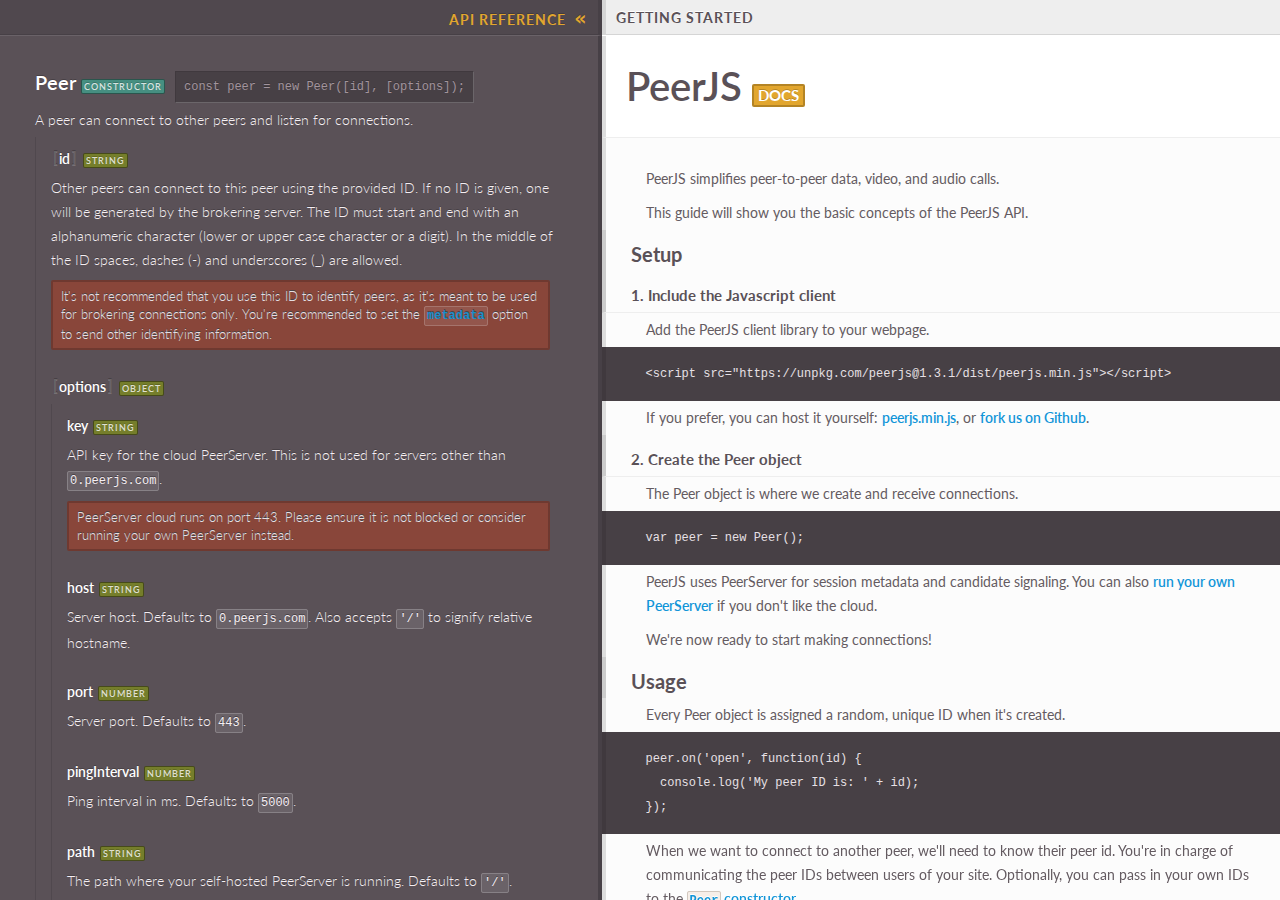
<file: docs.html>
<head>
  <title>PeerJS Documentation</title>
  <meta name="viewport" content="width=device-width, maximum-scale=1">
  <link href='https://fonts.googleapis.com/css?family=Lato:300,400,700,900' rel='stylesheet' type='text/css'>
  <link href="/css/docs.css" rel="stylesheet" type="text/css">
  <script type="text/javascript" src="/js/jquery.min.js"></script>
  <script type="text/javascript" src="/js/docs.js"></script>
</head>

<body>
  <section class="start">
    <h1>
      <a href="/">PeerJS</a>
      <span class="title">docs</span>
    </h1>
    <p>
      <br>PeerJS simplifies peer-to-peer data, video, and audio calls.</p>
    <p>This guide will show you the basic concepts of the PeerJS API.</p>
    <h2>Setup</h2>
    <h3>1. Include the Javascript client</h3>
    <p>Add the PeerJS client library to your webpage.</p>
    <pre>&lt;script src="https://unpkg.com/peerjs@1.3.1/dist/peerjs.min.js"&gt;&lt;/script&gt;</pre>
    <p>If you prefer, you can host it yourself:
      <a download href="https://unpkg.com/peerjs@1.3.1/dist/peerjs.min.js">peerjs.min.js</a>, or
      <a href="https://github.com/peers/peerjs">fork us on Github</a>.</p>
    <h3>2. Create the Peer object</h3>
    <p>The Peer object is where we create and receive connections.</p>
    <pre>var peer = new Peer();</pre>
    <p>PeerJS uses PeerServer for session
      metadata and candidate signaling. You can also
      <a href="https://github.com/peers/peerjs-server">run your own PeerServer</a> if you don't like the cloud.</p>
    <p>We're now ready to start making connections!</p>

    <h2>Usage</h2>
    <p>Every Peer object is assigned a random, unique ID when it's created.</p>
    <pre>peer.on('open', function(id) {
  console.log('My peer ID is: ' + id);
});</pre>
    <p>When we want to connect to another peer, we'll need to know their peer id. You're in charge of communicating the
      peer
      IDs between users of your site. Optionally, you can pass in your own IDs to the
      <a href="#peer">
        <code>Peer</code> constructor
      </a>.</p>

    <p>Read the
      <a href="#peer">Peer API reference</a> for complete information on its
      <a href="#peer-options">options</a>, methods,
      <a href="#peeron">events</a>, and
      <a href="#peeron-error">error handling</a>.</p>

    <h3>Data connections</h3>
    <p>Start a data connection by calling
      <code>peer.connect</code> with the peer ID of the destination peer. Anytime another peer attempts to connect to
      your peer ID, you'll receive
      a
      <code>connection</code> event. </p>
    <div class="two-col">
      <div class="col col-header">Start connection</div>
      <div class="col col-header">Receive connection</div>
      <div class="col">
        <pre>var conn = peer.connect('dest-peer-id');</pre>
      </div>
      <div class="col">
        <pre>peer.on('connection', function(conn) { ... });</pre>
      </div>
      <div class="clear"></div>
    </div>
    <p>
      <code>peer.connect</code> and the callback of the
      <code>connection</code> event will both provide a
      <code>DataConnection</code> object. This object will allow you to send and receive data:</p>
    <pre>conn.on('open', function() {
  // Receive messages
  conn.on('data', function(data) {
    console.log('Received', data);
  });

  // Send messages
  conn.send('Hello!');
});</pre>
    <p>Read the
      <a href="#dataconnection">DataConnection API reference</a> for complete details on its methods and events.</p>
    <h3>Video/audio calls</h3>
    <p>Call another peer by calling
      <code>peer.call</code> with the peer ID of the destination peer. When a peer calls you, the
      <code>call</code> event is emitted.</p>
    <p>Unlike data connections, when receiving a
      <code>call</code> event, the call must be answered or no connection is established.</p>
    <div class="two-col">
      <div class="col col-header">Start call</div>
      <div class="col col-header">Answer call</div>
      <div class="col">
        <pre>// Call a peer, providing our mediaStream
var call = peer.call('dest-peer-id',
  mediaStream);

</pre>
      </div>
      <div class="col">
        <pre>peer.on('call', function(call) {
  // Answer the call, providing our mediaStream
  call.answer(mediaStream);
});</pre>
      </div>
      <div class="clear"></div>
    </div>
    <p>When calling or answering a call, a MediaStream should be provided. The MediaStream represents the local video
      (webcam)
      or audio stream and can be obtained with some (browser-specific) version of
      <a href="https://developer.mozilla.org/en-US/docs/Web/API/Navigator.getUserMedia">
        <code>navigator.getUserMedia</code>
      </a>. When answering a call, the MediaStream is optional and if none is provided then a one-way call is
      established.
      Once the call is established, its
      <code>open</code> property is set to true.</p>
    <p>
      <code>peer.call</code> and the callback of the
      <code>call</code> event provide a MediaConnection object. The MediaConnection object itself emits a
      <code>stream</code> event whose callback includes the video/audio stream of the other peer.</p>
    <pre>call.on('stream', function(stream) {
  // `stream` is the MediaStream of the remote peer.
  // Here you'd add it to an HTML video/canvas element.
});</pre>
    <p>Read the
      <a href="#mediaconnection">MediaConnection API reference</a> for complete details on its methods and events.</p>

    <h2>Common questions</h2>

    <h3>What kind of data can I send?</h3>

    <p>PeerJS has the
      <a href="https://github.com/binaryjs/js-binarypack">BinaryPack</a>
      serialization format built-in. This means you can send any JSON type as well as binary Blobs and ArrayBuffers.
      Simply send
      arbitrary data and you'll get it out the other side:</p>
    <pre>
conn.send({
  strings: 'hi!',
  numbers: 150,
  arrays: [1,2,3],
  evenBinary: new Blob([1,2,3]),
  andMore: {bool: true}
});</pre>

    <h3>Are there any caveats?</h3>

    <p>A small percentage of users are behind symmetric NATs. When two symmetric NAT users try to connect to each other,
      NAT
      traversal is impossible and no connection can be made. A workaround is to proxy through the connection through a
      TURN
      server. The PeerServer cloud service provides a free TURN server. This will allow your PeerJS app to work
      seamlessly for this situation</p>
    <h3>How do I use a TURN server?</h3>
    <p>When creating your Peer object, pass in the ICE servers as the config key of the options hash.</p>
    <pre>
var peer = new Peer({
  config: {'iceServers': [
    { url: 'stun:stun.l.google.com:19302' },
    { url: 'turn:homeo@turn.bistri.com:80', credential: 'homeo' }
  ]} /* Sample servers, please use appropriate ones */
});
</pre>
    <h3>What if my peer has not yet connected to the server when I attempt to connect to it?</h3>

    <p>When you try to connect to a peer, PeerServer will hold a connection offer for up to 5 seconds before rejecting
      it. This
      is useful if you want to reconnect to a peer as it disconnects and reconnects rapidly between web pages.</p>

    <h3>Why am I unable to connect?</h3>
    <p>You could be behind a symmetric NAT, in which case you'll need to set up a TURN server.</p>
    <p>Another possible issue is your network blocking port 443, which the PeerServer cloud runs on. In this you must
      use your
      own PeerServer running on an appropriate port instead of the cloud service.</p>

    <h3>What about latency/bandwidth?</h3>

    <p>Data sent between the two peers do not touch any other servers, so the connection speed is limited only by the
      upload
      and download rates of the two peers. This also means you don't have the additional latency of an intermediary
      server.</p>
    <p>The latency to establish a connection can be split into two components: the brokering of data and the
      identification
      of clients. PeerJS has been designed to minimize the time you spend in these two areas. For brokering, data is
      sent
      through an XHR streaming request before a WebSocket connection is established, then through WebSockets. For client
      identification, we provide you the ability to pass in your own peer IDs, thus eliminating the RTT for retrieving
      an
      ID from the server.</p>

    <h3>More questions?</h3>
    <p>
      <a href="https://t.me/joinchat/ENhPuhTvhm8WlIxTjQf7Og">Discuss PeerJS on our Telegram channel.</a>
      <br>
      <br>
    </p>
  </section>

  <header class="left">
    <h2>API Reference
      <a class="hide icon">&laquo;</a>
      <a class="show icon">&raquo;</a>
    </h2>
  </header>
  <header class="right">
    <h2>Getting Started</h2>
  </header>

  <section class="api">
    <div class="toplevel " id="peer"><span class="name"><a href="#peer">Peer</a><span
          class="tag type constructor">constructor</span><span class="snippet">const peer = new Peer([id],
          [options]);</span></span>
      <p class="description">A peer can connect to other peers and listen for connections.</p>
      <div class="children">
        <div class="child " id="peer-id"><span class="name"><a href="#peer-id"><span class="optional"><span
                  class="bracket">[</span>id<span class="bracket">]</span></span></a><span
              class="tag type string">string</span></span>
          <p class="description">Other peers can connect to this peer using the provided ID. If no ID is given, one will
            be generated by the brokering server. The ID must start and end with an alphanumeric character (lower or
            upper case character or a digit). In the middle of the ID spaces, dashes (-) and underscores (_) are
            allowed.<span class='warn'>It's not recommended that you use this ID to identify peers, as it's meant to be
              used for brokering connections only. You're recommended to set the <a
                href='#peerconnect-options'><code>metadata</code></a> option to send other identifying
              information.</span></p>
        </div>
        <div class="child " id="peer-options"><span class="name"><a href="#peer-options"><span class="optional"><span
                  class="bracket">[</span>options<span class="bracket">]</span></span></a><span
              class="tag type object">object</span></span>
          <div class="children">
            <div class="child " id="peer-options-key"><span class="name"><a href="#peer-options-key">key</a><span
                  class="tag type string">string</span></span>
              <p class="description">API key for the cloud PeerServer. This is not used for servers other than
                <code>0.peerjs.com</code>.<span class='warn'>PeerServer cloud runs on port 443. Please ensure it is not
                  blocked or consider running your own PeerServer instead.</span></p>
            </div>
            <div class="child " id="peer-options-host"><span class="name"><a href="#peer-options-host">host</a><span
                  class="tag type string">string</span></span>
              <p class="description">Server host. Defaults to <code>0.peerjs.com</code>. Also accepts <code>'/'</code>
                to signify relative hostname.</p>
            </div>
            <div class="child " id="peer-options-port"><span class="name"><a href="#peer-options-port">port</a><span
                  class="tag type number">number</span></span>
              <p class="description">Server port. Defaults to <code>443</code>.</p>
            </div>
            <div class="child " id="peer-options-pinginterval"><span class="name"><a
                  href="#peer-options-pinginterval">pingInterval</a><span class="tag type number">number</span></span>
              <p class="description">Ping interval in ms. Defaults to <code>5000</code>.</p>
            </div>
            <div class="child " id="peer-options-path"><span class="name"><a href="#peer-options-path">path</a><span
                  class="tag type string">string</span></span>
              <p class="description">The path where your self-hosted PeerServer is running. Defaults to
                <code>'/'</code>.</p>
            </div>
            <div class="child " id="peer-options-secure"><span class="name"><a
                  href="#peer-options-secure">secure</a><span class="tag type boolean">boolean</span></span>
              <p class="description"><code>true</code> if you're using SSL.<span class='tip'>Note that our cloud-hosted
                  server and assets may not support SSL.</span></p>
            </div>
            <div class="child " id="peer-options-config"><span class="name"><a
                  href="#peer-options-config">config</a><span class="tag type object">object</span></span>
              <p class="description">Configuration hash passed to RTCPeerConnection. This hash contains any custom
                ICE/TURN server configuration. Defaults to
                <code>{ 'iceServers': [{ 'urls': 'stun:stun.l.google.com:19302' }], 'sdpSemantics': 'unified-plan' }</code>
              </p>
            </div>
            <div class="child " id="peer-options-debug"><span class="name"><a href="#peer-options-debug">debug</a><span
                  class="tag type number">number</span></span>
              <p class="description">Prints log messages depending on the debug level passed in. Defaults to
                <code>0</code>.</p>
              <div class="children">
                <div class="child " id="peer-options-debug-0"><span class="name"><a
                      href="#peer-options-debug-0">0</a></span>
                  <p class="description">Prints no logs.</p>
                </div>
                <div class="child " id="peer-options-debug-1"><span class="name"><a
                      href="#peer-options-debug-1">1</a></span>
                  <p class="description">Prints only errors.</p>
                </div>
                <div class="child " id="peer-options-debug-2"><span class="name"><a
                      href="#peer-options-debug-2">2</a></span>
                  <p class="description">Prints errors and warnings.</p>
                </div>
                <div class="child " id="peer-options-debug-3"><span class="name"><a
                      href="#peer-options-debug-3">3</a></span>
                  <p class="description">Prints all logs.</p>
                </div>
              </div>
            </div>
          </div>
        </div>
      </div>
    </div>
    <div class="toplevel " id="peerconnect"><span class="name"><a href="#peerconnect">peer.connect</a><span
          class="tag type method">method</span><span class="snippet">const <a href='#dataconnection'>dataConnection</a>
          = peer.connect(id, [options]);</span></span>
      <p class="description">Connects to the remote peer specified by <code>id</code> and returns a data connection. Be
        sure to listen on the <a href='#peeron-error'><code>error</code></a> event in case the connection fails.</p>
      <div class="children">
        <div class="child " id="peerconnect-id"><span class="name"><a href="#peerconnect-id">id</a><span
              class="tag type string">string</span></span>
          <p class="description">The brokering ID of the remote peer (their <a href='#peerid'><code>peer.id</code></a>).
          </p>
        </div>
        <div class="child " id="peerconnect-options"><span class="name"><a href="#peerconnect-options"><span
                class="optional"><span class="bracket">[</span>options<span class="bracket">]</span></span></a><span
              class="tag type object">object</span></span>
          <div class="children">
            <div class="child " id="peerconnect-options-label"><span class="name"><a
                  href="#peerconnect-options-label">label</a><span class="tag type string">string</span></span>
              <p class="description">A unique label by which you want to identify this data connection. If left
                unspecified, a label will be generated at random. Can be accessed with <a
                  href='#dataconnection-label'><code>dataConnection.label</code></a>.</p>
            </div>
            <div class="child " id="peerconnect-options-metadata"><span class="name"><a
                  href="#peerconnect-options-metadata">metadata</a></span>
              <p class="description">Metadata associated with the connection, passed in by whoever initiated the
                connection. Can be accessed with <a
                  href='#dataconnection-metadata'><code>dataConnection.metadata</code></a>. Can be any serializable
                type.</p>
            </div>
            <div class="child " id="peerconnect-options-serialization"><span class="name"><a
                  href="#peerconnect-options-serialization">serialization</a><span
                  class="tag type string">string</span></span>
              <p class="description">Can be <code>binary</code> (default), <code>binary-utf8</code>, <code>json</code>,
                or <code>none</code>. Can be accessed with <a
                  href='#dataconnection-serialization'><code>dataConnection.serialization</code></a>.<span
                  class='tip'><code>binary-utf8</code> will take a performance hit because of the way UTF8 strings are
                  packed into binary format.</span></p>
            </div>
            <div class="child " id="peerconnect-options-reliable"><span class="name"><a
                  href="#peerconnect-options-reliable">reliable</a><span class="tag type boolean">boolean</span></span>
              <p class="description">Whether the underlying data channels should be reliable (e.g. for large file
                transfers) or not (e.g. for gaming or streaming). Defaults to <code>false</code>.<span
                  class='warn'>Setting reliable to true will use a shim for incompatible browsers (Chrome 30 and below
                  only) and thus may not offer full performance.</span></p>
            </div>
          </div>
        </div>
      </div>
    </div>
    <div class="toplevel " id="peercall"><span class="name"><a href="#peercall">peer.call</a><span
          class="tag type method">method</span><span class="snippet">const <a
            href='#mediaconnection'>mediaConnection</a> = peer.call(id, stream, [options]);</span></span>
      <p class="description">Calls the remote peer specified by <code>id</code> and returns a media connection. Be sure
        to listen on the <a href='#peeron-error'><code>error</code></a> event in case the connection fails.</p>
      <div class="children">
        <div class="child " id="peercall-id"><span class="name"><a href="#peercall-id">id</a><span
              class="tag type string">string</span></span>
          <p class="description">The brokering ID of the remote peer (their <a href='#peerid'><code>peer.id</code></a>).
          </p>
        </div>
        <div class="child " id="peercall-stream"><span class="name"><a href="#peercall-stream">stream</a><span
              class="tag type MediaStream">MediaStream</span></span>
          <p class="description">The caller's media stream</p>
        </div>
        <div class="child " id="peercall-options"><span class="name"><a href="#peercall-options"><span
                class="optional"><span class="bracket">[</span>options<span class="bracket">]</span></span></a><span
              class="tag type object">object</span></span>
          <div class="children">
            <div class="child " id="peercall-options-metadata"><span class="name"><a
                  href="#peercall-options-metadata">metadata</a></span>
              <p class="description">Metadata associated with the connection, passed in by whoever initiated the
                connection. Can be accessed with <a
                  href='#mediaconnection-metadata'><code>mediaConnection.metadata</code></a>. Can be any serializable
                type.</p>
            </div>
            <div class="child " id="peercall-options-sdptransform"><span class="name"><a
                  href="#peercall-options-sdptransform">sdpTransform</a><span
                  class="tag type method">method</span></span>
              <p class="description">Function which runs before create offer to modify sdp offer message.</p>
            </div>
          </div>
        </div>
      </div>
    </div>
    <div class="toplevel " id="peeron"><span class="name"><a href="#peeron">peer.on</a><span
          class="tag type method">method</span><span class="snippet">peer.on(event, callback);</span></span>
      <p class="description">Set listeners for peer events.</p>
      <div class="children">
        <div class="child " id="peeron-open"><span class="name"><a href="#peeron-open">'open'</a><span
              class="tag type event">event</span><span class="snippet">peer.on('open', function(id) { ...
              });</span></span>
          <p class="description">Emitted when a connection to the PeerServer is established. You may use the peer before
            this is emitted, but messages to the server will be queued. <code>id</code> is the brokering ID of the peer
            (which was either provided in the constructor or assigned by the server).<span class='tip'>You should not
              wait for this event before connecting to other peers if connection speed is important.</span></p>
        </div>
        <div class="child " id="peeron-connection"><span class="name"><a href="#peeron-connection">'connection'</a><span
              class="tag type event">event</span><span class="snippet">peer.on('connection', function(<a
                href='#dataconnection'>dataConnection</a>) { ... });</span></span>
          <p class="description">Emitted when a new data connection is established from a remote peer.</p>
        </div>
        <div class="child " id="peeron-call"><span class="name"><a href="#peeron-call">'call'</a><span
              class="tag type event">event</span><span class="snippet">peer.on('call', function(<a
                href='#mediaconnection'>mediaConnection</a>) { ... });</span></span>
          <p class="description">Emitted when a remote peer attempts to call you. The emitted
            <code>mediaConnection</code> is not yet active; you must first answer the call (<a
              href='#mediaconnection-answer'><code>mediaConnection.answer([stream]);</code></a>). Then, you can listen
            for the <a href='#mediaconnection-on'><code>stream</code></a> event.</p>
        </div>
        <div class="child " id="peeron-close"><span class="name"><a href="#peeron-close">'close'</a><span
              class="tag type event">event</span><span class="snippet">peer.on('close', function() { ...
              });</span></span>
          <p class="description">Emitted when the peer is <a href='#peerdestroy'>destroyed</a> and can no longer accept
            or create any new connections. At this time, the peer's connections will all be closed. <span class='tip'>To
              be extra certain that peers clean up correctly, we recommend calling <code>peer.destroy()</code> on a peer
              when it is no longer needed.</span></p>
        </div>
        <div class="child " id="peeron-disconnected"><span class="name"><a
              href="#peeron-disconnected">'disconnected'</a><span class="tag type event">event</span><span
              class="snippet">peer.on('disconnected', function() { ... });</span></span>
          <p class="description">Emitted when the peer is disconnected from the signalling server, either <a
              href='#peerdisconnect'>manually</a> or because the connection to the signalling server was lost. When a
            peer is disconnected, its existing connections will stay alive, but the peer cannot accept or create any new
            connections. You can reconnect to the server by calling <a
              href='#peerreconnect'><code>peer.reconnect()</code></a>.</p>
        </div>
        <div class="child " id="peeron-error"><span class="name"><a href="#peeron-error">'error'</a><span
              class="tag type event">event</span><span class="snippet">peer.on('error', function(err) { ...
              });</span></span>
          <p class="description">Errors on the peer are <strong>almost always fatal</strong> and will destroy the peer.
            Errors from the underlying socket and PeerConnections are forwarded here.<br><br>These come in the following
            <code>err.type</code> flavors:</p>
          <div class="children">
            <div class="child fatal " id="peeron-error-browser-incompatible"><span class="name"><a
                  href="#peeron-error-browser-incompatible">'browser-incompatible'</a><span
                  class="tag type Error">Error</span><span class="tag fatal">fatal</span></span>
              <p class="description">The client's browser does not support some or all WebRTC features that you are
                trying to use.</p>
            </div>
            <div class="child " id="peeron-error-disconnected"><span class="name"><a
                  href="#peeron-error-disconnected">'disconnected'</a><span class="tag type Error">Error</span></span>
              <p class="description">You've already disconnected this peer from the server and can no longer make any
                new connections on it.</p>
            </div>
            <div class="child fatal " id="peeron-error-invalid-id"><span class="name"><a
                  href="#peeron-error-invalid-id">'invalid-id'</a><span class="tag type Error">Error</span><span
                  class="tag fatal">fatal</span></span>
              <p class="description">The ID passed into the Peer constructor contains illegal characters.</p>
            </div>
            <div class="child fatal " id="peeron-error-invalid-key"><span class="name"><a
                  href="#peeron-error-invalid-key">'invalid-key'</a><span class="tag type Error">Error</span><span
                  class="tag fatal">fatal</span></span>
              <p class="description">The API key passed into the Peer constructor contains illegal characters or is not
                in the system (cloud server only).</p>
            </div>
            <div class="child " id="peeron-error-network"><span class="name"><a
                  href="#peeron-error-network">'network'</a><span class="tag type Error">Error</span></span>
              <p class="description">Lost or cannot establish a connection to the signalling server.</p>
            </div>
            <div class="child " id="peeron-error-peer-unavailable"><span class="name"><a
                  href="#peeron-error-peer-unavailable">'peer-unavailable'</a><span
                  class="tag type Error">Error</span></span>
              <p class="description">The peer you're trying to connect to does not exist.</p>
            </div>
            <div class="child fatal " id="peeron-error-ssl-unavailable"><span class="name"><a
                  href="#peeron-error-ssl-unavailable">'ssl-unavailable'</a><span
                  class="tag type Error">Error</span><span class="tag fatal">fatal</span></span>
              <p class="description">PeerJS is being used securely, but the cloud server does not support SSL. Use a
                custom PeerServer.</p>
            </div>
            <div class="child fatal " id="peeron-error-server-error"><span class="name"><a
                  href="#peeron-error-server-error">'server-error'</a><span class="tag type Error">Error</span><span
                  class="tag fatal">fatal</span></span>
              <p class="description">Unable to reach the server.</p>
            </div>
            <div class="child fatal " id="peeron-error-socket-error"><span class="name"><a
                  href="#peeron-error-socket-error">'socket-error'</a><span class="tag type Error">Error</span><span
                  class="tag fatal">fatal</span></span>
              <p class="description">An error from the underlying socket.</p>
            </div>
            <div class="child fatal " id="peeron-error-socket-closed"><span class="name"><a
                  href="#peeron-error-socket-closed">'socket-closed'</a><span class="tag type Error">Error</span><span
                  class="tag fatal">fatal</span></span>
              <p class="description">The underlying socket closed unexpectedly.</p>
            </div>
            <div class="child sometimes_fatal " id="peeron-error-unavailable-id"><span class="name"><a
                  href="#peeron-error-unavailable-id">'unavailable-id'</a><span class="tag type Error">Error</span><span
                  class="tag sometimes_fatal">sometimes fatal</span></span>
              <p class="description">The ID passed into the Peer constructor is already taken.<span class='warn'>This
                  error is not fatal if your peer has open peer-to-peer connections. This can happen if you attempt to
                  <a href='#peerreconnect'>reconnect</a> a peer that has been <a href='#peerdisconnect'>disconnected
                    from the server</a>, but its old ID has now been taken.</span></p>
            </div>
            <div class="child " id="peeron-error-webrtc"><span class="name"><a
                  href="#peeron-error-webrtc">'webrtc'</a><span class="tag type Error">Error</span></span>
              <p class="description">Native WebRTC errors.</p>
            </div>
          </div>
        </div>
      </div>
    </div>
    <div class="toplevel " id="peerdisconnect"><span class="name"><a href="#peerdisconnect">peer.disconnect</a><span
          class="tag type method">method</span><span class="snippet">peer.disconnect();</span></span>
      <p class="description">Close the connection to the server, leaving all existing data and media connections intact.
        <a href='#peerdisconnected'><code>peer.disconnected</code></a> will be set to <code>true</code> and the <a
          href='#peeron-disconnected'><code>disconnected</code></a> event will fire.<span class='warn'>This cannot be
          undone; the respective peer object will no longer be able to create or receive any connections and its ID will
          be forfeited on the (cloud) server.</span></p>
    </div>
    <div class="toplevel " id="peerreconnect"><span class="name"><a href="#peerreconnect">peer.reconnect</a><span
          class="tag type method">method</span><span class="snippet">peer.reconnect();</span></span>
      <p class="description">Attempt to reconnect to the server with the peer's old ID. Only <a
          href='#peerdisconnect'>disconnected peers</a> can be reconnected. Destroyed peers cannot be reconnected. If
        the connection fails (as an example, if the peer's old ID is now taken), the peer's existing connections will
        not close, but any associated errors events will fire.</p>
    </div>
    <div class="toplevel " id="peerdestroy"><span class="name"><a href="#peerdestroy">peer.destroy</a><span
          class="tag type method">method</span><span class="snippet">peer.destroy();</span></span>
      <p class="description">Close the connection to the server and terminate all existing connections. <a
          href='#peerdestroyed'><code>peer.destroyed</code></a> will be set to <code>true</code>.<span class='warn'>This
          cannot be undone; the respective peer object will no longer be able to create or receive any connections, its
          ID will be forfeited on the (cloud) server, and all of its data and media connections will be closed.</span>
      </p>
    </div>
    <div class="toplevel " id="peerid"><span class="name"><a href="#peerid">peer.id</a><span
          class="tag type string">string</span></span>
      <p class="description">The brokering ID of this peer. If no ID was specified in <a href='#peer'>the
          constructor</a>, this will be <code>undefined</code> until the <a href='#peeron-open'><code>open</code></a>
        event is emitted.</p>
    </div>
    <div class="toplevel " id="peerconnections"><span class="name"><a href="#peerconnections">peer.connections</a><span
          class="tag type object">object</span></span>
      <p class="description">A hash of all connections associated with this peer, keyed by the remote peer's ID.<span
          class='tip'>We recommend keeping track of connections yourself rather than relying on this hash.</span></p>
    </div>
    <div class="toplevel " id="peerdisconnected"><span class="name"><a
          href="#peerdisconnected">peer.disconnected</a><span class="tag type boolean">boolean</span></span>
      <p class="description"><code>false</code> if there is an active connection to the PeerServer.</p>
    </div>
    <div class="toplevel " id="peerdestroyed"><span class="name"><a href="#peerdestroyed">peer.destroyed</a><span
          class="tag type boolean">boolean</span></span>
      <p class="description"><code>true</code> if this peer and all of its connections can no longer be used.</p>
    </div>
    <div class="toplevel " id="dataconnection"><span class="name"><a href="#dataconnection">DataConnection</a><span
          class="tag type class">class</span></span>
      <p class="description">Wraps WebRTC's DataChannel. To get one, use <a
          href='#peerconnect'><code>peer.connect</code></a> or listen for the <a
          href='#peeron-connect'><code>connect</code></a> event.</p>
      <div class="children">
        <div class="child " id="dataconnection-send"><span class="name"><a href="#dataconnection-send">.send</a><span
              class="tag type method">method</span><span class="snippet">dataConnection.send(data);</span></span>
          <p class="description"><code>data</code> is serialized by BinaryPack by default and sent to the remote peer.
          </p>
          <div class="children">
            <div class="child " id="dataconnection-send-data"><span class="name"><a
                  href="#dataconnection-send-data">data</a></span>
              <p class="description">You can send any type of data, including objects, strings, and blobs.</p>
            </div>
          </div>
        </div>
        <div class="child " id="dataconnection-close"><span class="name"><a href="#dataconnection-close">.close</a><span
              class="tag type method">method</span><span class="snippet">dataConnection.close();</span></span>
          <p class="description">Closes the data connection gracefully, cleaning up underlying DataChannels and
            PeerConnections.</p>
        </div>
        <div class="child " id="dataconnection-on"><span class="name"><a href="#dataconnection-on">.on</a><span
              class="tag type method">method</span><span class="snippet">dataConnection.on(event,
              callback);</span></span>
          <p class="description">Set listeners for data connection events.</p>
          <div class="children">
            <div class="child " id="dataconnection-on-data"><span class="name"><a
                  href="#dataconnection-on-data">'data'</a><span class="tag type event">event</span><span
                  class="snippet">dataConnection.on('data', function(data) { ... });</span></span>
              <p class="description">Emitted when data is received from the remote peer.</p>
            </div>
            <div class="child " id="dataconnection-on-open"><span class="name"><a
                  href="#dataconnection-on-open">'open'</a><span class="tag type event">event</span><span
                  class="snippet">dataConnection.on('open', function() { ... });</span></span>
              <p class="description">Emitted when the connection is established and ready-to-use.</p>
            </div>
            <div class="child " id="dataconnection-on-close"><span class="name"><a
                  href="#dataconnection-on-close">'close'</a><span class="tag type event">event</span><span
                  class="snippet">dataConnection.on('close', function() { ... });</span></span>
              <p class="description">Emitted when either you or the remote peer closes the data connection.<span
                  class='warn'>Firefox does not yet support this event.</span></p>
            </div>
            <div class="child " id="dataconnection-on-error"><span class="name"><a
                  href="#dataconnection-on-error">'error'</a><span class="tag type event">event</span><span
                  class="snippet">dataConnection.on('error', function(err) { ... });</span></span></div>
          </div>
        </div>
        <div class="child " id="dataconnection-datachannel"><span class="name"><a
              href="#dataconnection-datachannel">.dataChannel</a><span class="tag type object">object</span></span>
          <p class="description">A reference to the RTCDataChannel object associated with the connection.</p>
        </div>
        <div class="child " id="dataconnection-label"><span class="name"><a href="#dataconnection-label">.label</a><span
              class="tag type string">string</span></span>
          <p class="description">The optional label passed in or assigned by PeerJS when the connection was initiated.
          </p>
        </div>
        <div class="child " id="dataconnection-metadata"><span class="name"><a
              href="#dataconnection-metadata">.metadata</a></span>
          <p class="description">Any type of metadata associated with the connection, passed in by whoever initiated the
            connection.</p>
        </div>
        <div class="child " id="dataconnection-open"><span class="name"><a href="#dataconnection-open">.open</a><span
              class="tag type boolean">boolean</span></span>
          <p class="description">This is true if the connection is open and ready for read/write.</p>
        </div>
        <div class="child " id="dataconnection-peerconnection"><span class="name"><a
              href="#dataconnection-peerconnection">.peerConnection</a><span
              class="tag type object">object</span></span>
          <p class="description">A reference to the RTCPeerConnection object associated with the connection.</p>
        </div>
        <div class="child " id="dataconnection-peer"><span class="name"><a href="#dataconnection-peer">.peer</a><span
              class="tag type string">string</span></span>
          <p class="description">The ID of the peer on the other end of this connection.</p>
        </div>
        <div class="child " id="dataconnection-reliable"><span class="name"><a
              href="#dataconnection-reliable">.reliable</a><span class="tag type boolean">boolean</span></span>
          <p class="description">Whether the underlying data channels are reliable; defined when the connection was
            initiated.</p>
        </div>
        <div class="child " id="dataconnection-serialization"><span class="name"><a
              href="#dataconnection-serialization">.serialization</a><span class="tag type string">string</span></span>
          <p class="description">The serialization format of the data sent over the connection. Can be
            <code>binary</code> (default), <code>binary-utf8</code>, <code>json</code>, or <code>none</code>.</p>
        </div>
        <div class="child " id="dataconnection-type"><span class="name"><a href="#dataconnection-type">.type</a><span
              class="tag type string">string</span></span>
          <p class="description">For data connections, this is always <code>'data'</code>.</p>
        </div>
        <div class="child " id="dataconnection-buffersize"><span class="name"><a
              href="#dataconnection-buffersize">.bufferSize</a><span class="tag type number">number</span></span>
          <p class="description">The number of messages queued to be sent once the browser buffer is no longer full.</p>
        </div>
      </div>
    </div>
    <div class="toplevel " id="mediaconnection"><span class="name"><a href="#mediaconnection">MediaConnection</a><span
          class="tag type class">class</span></span>
      <p class="description">Wraps WebRTC's media streams. To get one, use <a
          href='#peercall'><code>peer.call</code></a> or listen for the <a href='#peeron-call'><code>call</code></a>
        event.</p>
      <div class="children">
        <div class="child " id="mediaconnection-answer"><span class="name"><a
              href="#mediaconnection-answer">.answer</a><span class="tag type method">method</span><span
              class="snippet">mediaConnection.answer([stream],[options]);</span></span>
          <p class="description">When receiving a <a href='#peeron-call'><code>call</code></a> event on a peer, you can
            call <code>.answer</code> on the media connection provided by the callback to accept the call and optionally
            send your own media stream.</p>
          <div class="children">
            <div class="child " id="mediaconnection-answer-stream"><span class="name"><a
                  href="#mediaconnection-answer-stream"><span class="optional"><span class="bracket">[</span>stream<span
                      class="bracket">]</span></span></a><span class="tag type MediaStream">MediaStream</span></span>
              <p class="description">A WebRTC media stream from <a
                  href='https://developer.mozilla.org/en-US/docs/Web/API/Navigator.getUserMedia'><code>getUserMedia</code></a>.
              </p>
            </div>
            <div class="child " id="mediaconnection-answer-options"><span class="name"><a
                  href="#mediaconnection-answer-options"><span class="optional"><span
                      class="bracket">[</span>options<span class="bracket">]</span></span></a><span
                  class="tag type object">object</span></span>
              <div class="children">
                <div class="child " id="mediaconnection-answer-options-sdptransform"><span class="name"><a
                      href="#mediaconnection-answer-options-sdptransform">sdpTransform</a><span
                      class="tag type method">method</span></span>
                  <p class="description">Function which runs before create answer to modify sdp answer message.</p>
                </div>
              </div>
            </div>
          </div>
        </div>
        <div class="child " id="mediaconnection-close"><span class="name"><a
              href="#mediaconnection-close">.close</a><span class="tag type method">method</span><span
              class="snippet">mediaConnection.close();</span></span>
          <p class="description">Closes the media connection.</p>
        </div>
        <div class="child " id="mediaconnection-on"><span class="name"><a href="#mediaconnection-on">.on</a><span
              class="tag type method">method</span><span class="snippet">mediaConnection.on(event,
              callback);</span></span>
          <p class="description">Set listeners for media connection events.</p>
          <div class="children">
            <div class="child " id="mediaconnection-on-stream"><span class="name"><a
                  href="#mediaconnection-on-stream">'stream'</a><span class="tag type event">event</span><span
                  class="snippet">mediaConnection.on('stream', function(stream) { ... });</span></span>
              <p class="description">Emitted when a remote peer adds a <code>stream</code>.</p>
            </div>
            <div class="child " id="mediaconnection-on-close"><span class="name"><a
                  href="#mediaconnection-on-close">'close'</a><span class="tag type event">event</span><span
                  class="snippet">mediaConnection.on('close', function() { ... });</span></span>
              <p class="description">Emitted when either you or the remote peer closes the media connection. <span
                  class='warn'>Firefox does not yet support this event.</span></p>
            </div>
            <div class="child " id="mediaconnection-on-error"><span class="name"><a
                  href="#mediaconnection-on-error">'error'</a><span class="tag type event">event</span><span
                  class="snippet">mediaConnection.on('error', function(err) { ... });</span></span></div>
          </div>
        </div>
        <div class="child " id="mediaconnection-open"><span class="name"><a href="#mediaconnection-open">.open</a><span
              class="tag type boolean">boolean</span></span>
          <p class="description">Whether the media connection is active (e.g. your call has been answered). You can
            check this if you want to set a maximum wait time for a one-sided call.</p>
        </div>
        <div class="child " id="mediaconnection-metadata"><span class="name"><a
              href="#mediaconnection-metadata">.metadata</a></span>
          <p class="description">Any type of metadata associated with the connection, passed in by whoever initiated the
            connection.</p>
        </div>
        <div class="child " id="mediaconnection-peer"><span class="name"><a href="#mediaconnection-peer">.peer</a><span
              class="tag type string">string</span></span>
          <p class="description">The ID of the peer on the other end of this connection.</p>
        </div>
        <div class="child " id="mediaconnection-type"><span class="name"><a href="#mediaconnection-type">.type</a><span
              class="tag type string">string</span></span>
          <p class="description">For media connections, this is always <code>'media'</code>.</p>
        </div>
      </div>
    </div>
    <div class="toplevel utility " id="util"><span class="name"><a href="#util">util</a><span
          class="tag type object">object</span><span class="tag utility">utility</span></span>
      <p class="description">Provides a variety of helpful utilities.<span class='warn'>Only the utilities documented
          here are guaranteed to be present on <code>util</code>. Undocumented utilities can be removed without warning.
          We don't consider these to be 'breaking changes.'</span></p>
      <div class="children">
        <div class="child " id="util-browser"><span class="name"><a href="#util-browser">.browser</a><span
              class="tag type string">string</span><span class="snippet">if (util.browser === 'Firefox') { /* OK to peer
              with Firefox peers. */ }</span></span>
          <p class="description">The current browser. This property can be useful in determining whether or not two
            peers can connect. For example, as of now data connections are not yet interoperable between major browsers.
            <code>util.browser</code> can currently have the values 'Firefox', 'Chrome', 'Unsupported', or 'Supported'
            (unknown WebRTC-compatible browser).</p>
        </div>
        <div class="child " id="util-supports"><span class="name"><a href="#util-supports">.supports</a><span
              class="tag type object">object</span><span class="snippet">if (util.supports.data) { /* OK to start a data
              connection. */ }</span></span>
          <p class="description">A hash of WebRTC features mapped to booleans that correspond to whether the feature is
            supported by the current browser.<span class='warn'>Only the properties documented here are guaranteed to be
              present on <code>util.supports</code>.</span></p>
          <div class="children">
            <div class="child " id="util-supports-audiovideo"><span class="name"><a
                  href="#util-supports-audiovideo">.audioVideo</a><span class="tag type boolean">boolean</span></span>
              <p class="description">True if the current browser supports media streams and PeerConnection.</p>
            </div>
            <div class="child " id="util-supports-data"><span class="name"><a href="#util-supports-data">.data</a><span
                  class="tag type boolean">boolean</span></span>
              <p class="description">True if the current browser supports DataChannel and PeerConnection.</p>
            </div>
            <div class="child " id="util-supports-binary"><span class="name"><a
                  href="#util-supports-binary">.binary</a><span class="tag type boolean">boolean</span></span>
              <p class="description">True if the current browser supports binary DataChannels.</p>
            </div>
            <div class="child " id="util-supports-reliable"><span class="name"><a
                  href="#util-supports-reliable">.reliable</a><span class="tag type boolean">boolean</span></span>
              <p class="description">True if the current browser supports reliable DataChannels.</p>
            </div>
          </div>
        </div>
      </div>
    </div>
  </section>

</body>
</file>
<file: css/docs.css>
html{color:#000;background:#FFF;}body,div,dl,dt,dd,ul,ol,li,pre,code,form,fieldset,legend,input,button,textarea,p,blockquote,th,td{margin:0;padding:0;}table{border-collapse:collapse;border-spacing:0;}fieldset,img{border:0;}address,caption,cite,code,dfn,em,th,var,optgroup{font-style:inherit;font-weight:inherit;}del,ins{text-decoration:none;}li{list-style:none;}caption,th{text-align:left;}q:before,q:after{content:'';}abbr,acronym{border:0;font-variant:normal;}sup{vertical-align:baseline;}sub{vertical-align:baseline;}legend{color:#000;}input,button,textarea,select,optgroup,option{font-family:inherit;font-size:inherit;font-style:inherit;font-weight:inherit;}input,button,textarea,select{font-size:100%;}
a {outline: none;} /* Gets rid of Firefox's dotted borders */
a img {border: none;} /* Gets rid of IE's blue borders */


body, html {
  font-size: 14px;
  line-height: 24px;
  font-family: "Lato", Helvetica, sans-serif;
  color: #454545;
}

header.right, header.left {
  cursor: pointer;
  z-index: 100;
  position: fixed;
  top: 0;
  height: 35px;
  box-sizing: border-box;
  -moz-box-sizing: border-box;
}

header.left {
  border-bottom: 1px solid rgba(0,0,0,0.1);
  border-right: 4px solid rgba(0,0,0,0.1);
  background-color: #50484e;
  text-align: right;
  left: 0;
  width: 47%;
}
header.right {
  border-bottom: 1px solid rgba(0,0,0,0.1);
  border-left: 4px solid rgba(0,0,0,0.1);
  background-color: #eee;
  text-align: left;
  right: 0;
  width: 53%;
}

.left h2, .right h2 {
  color: #E2A62E;
  letter-spacing: 1px;
  text-transform: uppercase;
  font-size: 14px;
  margin: 0;
  padding: 6px 10px;
  text-shadow: 0 -1px 0 rgba(0,0,0,0.2);
}

.right h2 {
  color: #5a5157;
  text-shadow: 0 -1px 0 #fff;
}

.left .icon {
  color: #E2A62E;
  cursor: pointer;
  font-family: monospace;
  font-size: 20px;
  display: inline-block;
  margin-left: 5px;
}

.icon.show {
  display: none;
}


.api, .start {
  position: absolute;
  top: 0px;
  bottom: 0px;
  overflow-y: scroll;
  overflow-x: hidden;
  box-sizing: border-box;
  -moz-box-sizing: border-box;
  transition: left 300ms;
}

.api.fullscreen {
  width: 100%;
}

.start.full {
  left: 30px;
  width: auto;
}

/** hiding */
.api.hidden {
  left: -370px;
  width: 400px;
  overflow: hidden;
}

.api.hidden > div {
  opacity: 0.6;
}

.start {
  background-color: #fcfcfc;
  width: 53%;
  right: 0px;
  top: 35px;
  text-shadow: 0px -1px 0 #fff;
  border-top: 1px solid #fff;
  z-index: 99;
  color: #645b61;
}

.start h1 {
  margin: 0;
  background-color: #fff;
  font-size: 40px;
  line-height: 40px;
  padding: 30px 20px;
  border-bottom: 1px solid #eee;
  color: #5a5157;
  border-left: 4px solid #ddd;
}

/** Code stylings */
section.start pre {
  font-family: Consolas, Inconsolata, 'Bitstream Vera Sans Mono', Menlo, Monaco, 'Andale Mono', 'Courier New', monospace;
  font-size: 12px;
  background-color: #474045;
  border-left: 4px solid #40393e;
  padding: 15px 30px 15px 40px;
  color: #e7e0e5;
  text-shadow: 0 -1px 0 rgba(0,0,0,0.1);
  max-width: 100%;
  overflow: auto;
}
/** /code */

h1 a {
  color: #5a5157;
  text-decoration: none;
  transition: color 300ms;
}

h1 a:hover {
  color: #745e6d;
}

h1 .title {
  color: #fff;
  display: inline-block;
  font-size: 15px;
  text-transform: uppercase;
  font-variant: small-caps;
  background-color: #E2A62E;
  padding: 2px 4px;
  line-height: 15px;
  border-radius: 2px;
  border: 2px solid rgba(0,0,0,0.2);
  text-shadow: 0 -1px 0 rgba(0,0,0,0.2);
}

.start > p, .start > div {
  padding: 5px 30px 5px 40px;
  border-left: 4px solid #ddd;
}

.start p.red {
  color: #8F4537;
}

.start h2, .start h3, .start h4 {
  color: #5a5157;
  padding: 12px 25px 5px 25px;
  margin: 0;
  font-size: 20px;
  border-left: 4px solid #ccc;
}

.start h3 {
  font-size: 15px;
  padding: 12px 25px 5px 25px;
  border-bottom: 1px solid #eee;
}

a {
  font-weight: 600;
  color: #1295D8;
  text-decoration: none;
  transition: color 200ms;
}
a:hover {
  color: #33a2dc;
}


.api {
  color: #f5eff3;
  font-weight: 300;
  top: 35px;
  left: 0px;
  width: 47%;
  border-right: 4px solid #474046;
  border-top: 1px solid rgba(255,255,255,0.1);
  background-color: #5a5157;
  text-shadow: 0px -1px 0 #474045;
  z-index: 100;
}

.child {
  padding: 10px 0 10px 15px;
}

.bracket {
  font-weight: 800;
  display: inline-block;
  margin: 0 2px;
  color: rgba(255,255,255,0.2);
}

.toplevel {
  border-bottom: 1px solid rgba(0,0,0,0.1);
  padding: 30px 35px;
}

.api:not(:first-child) {
  border-top: 1px solid rgba(255,255,255,0.1);
}

.toplevel > .children > .child {
  padding-right: 5px;
}

.children {
  border-left: 1px solid rgba(0,0,0,0.1);
}

.beta_030 .children {
  border-left: 1px solid rgba(233, 97, 81, 0.5);
}

.api div p {
  margin: 0 0 5px 0;
}

.child:hover {
  background-color: #635960;
}

/** Label stylings */
.tag {
  display: inline-block;
  background-color: #454545;
  border-radius: 2px;
  color: rgba(255,255,255,0.8);
  line-height: 11px;
  padding: 1px 2px;
  margin-left: 5px;
  font-size: 9px;
  letter-spacing: 1px;
  font-weight: 600;
  font-family: "Lato", Helvetica, sans-serif;
  text-transform: uppercase;
  border: 1px solid rgba(0,0,0,0.4);
  text-shadow: 0px -1px 0px rgba(0,0,0,0.2);
}

.tag.type {
  background-color: #757E2B;
}

.tag.beta_030 {
  background-color: #E96151;
}

.tag.method, .tag.function {
  background-color: #E2A62E;
}

.tag.class, .tag.constructor, .tag.utility {
  background-color: #468F81;
}

.tag.error {
  background-color: #8F4537;
}

.tag.event {
  background-color: #1295D8;
}

.toplevel > .name {
  font-size: 20px;
}

/** /Label stylings */

.api .snippet {
  color: #a2949d;
  border-left: 1px solid #40393e;
  border-top: 1px solid #40393e;
  border-right: 1px solid #6b666a;
  border-bottom: 1px solid #6b666a;
  text-shadow: 0 -1px 0 #393438;
  font-size: 12px;
  font-family: Consolas, Inconsolata, 'Bitstream Vera Sans Mono', Menlo, Monaco, 'Andale Mono', 'Courier New', monospace;
  font-weight: 400;
  display: inline-block;
  background-color: #474045;
  padding: 3px 8px;
  margin: 5px 0 0 10px;
}

/* We want to be able to use the names as an anchor. */
.api .name {
  font-weight: 600;
  display: inline-block;
  margin-bottom: 5px;
}

.name a {
  cursor: pointer;
  color: #fff;
  text-decoration: none;
  transition: color 300ms;
}

.name a:hover {
  color: #e7e0e5;
}
/* /name */

.tip, .warn {
  opacity: 0.9;
  display: block;
  background-color: #d1c7be;
  font-size: 13px;
  line-height: 18px;
  border-radius: 2px;
  padding: 5px 8px;
  border: 2px solid rgba(0,0,0,0.2);
  margin: 8px 8px 0 0;
}

.warn {
  background-color: #8F4537;
}
.tip {
  color: #544e4a;
  text-shadow: 0px -1px 0px rgba(255,255,255,0.2);
  font-weight: 600;
}

#peer-options-debug .child {
  padding: 0 15px;
}

#peer-options-debug .child .description {
  display: inline-block;
  margin-left: 10px;
}

.start code, .api code {
  font-family: Consolas, Inconsolata, 'Bitstream Vera Sans Mono', Menlo, Monaco, 'Andale Mono', 'Courier New', monospace;
  border-radius: 2px;
  border: 1px solid rgba(255,255,255,0.2);
  background: rgba(255,255,255,0.1);
  font-size: 12px;
  padding: 2px;
}

.start code {
  background-color: #f6eee8;
  border: 1px solid #d1c7be;
}

.start > .two-col {
  padding-left: 0;
  padding-right: 0;
}
.two-col .col{
  float: left;
  width: 50%;
}

.two-col .col.col-header {
  font-weight: 600;
  box-sizing: border-box;
  -moz-box-sizing: border-box;
  padding-left: 20px;
  padding-right: 20px;
}

.clear {
  clear: both;
}
</file>
